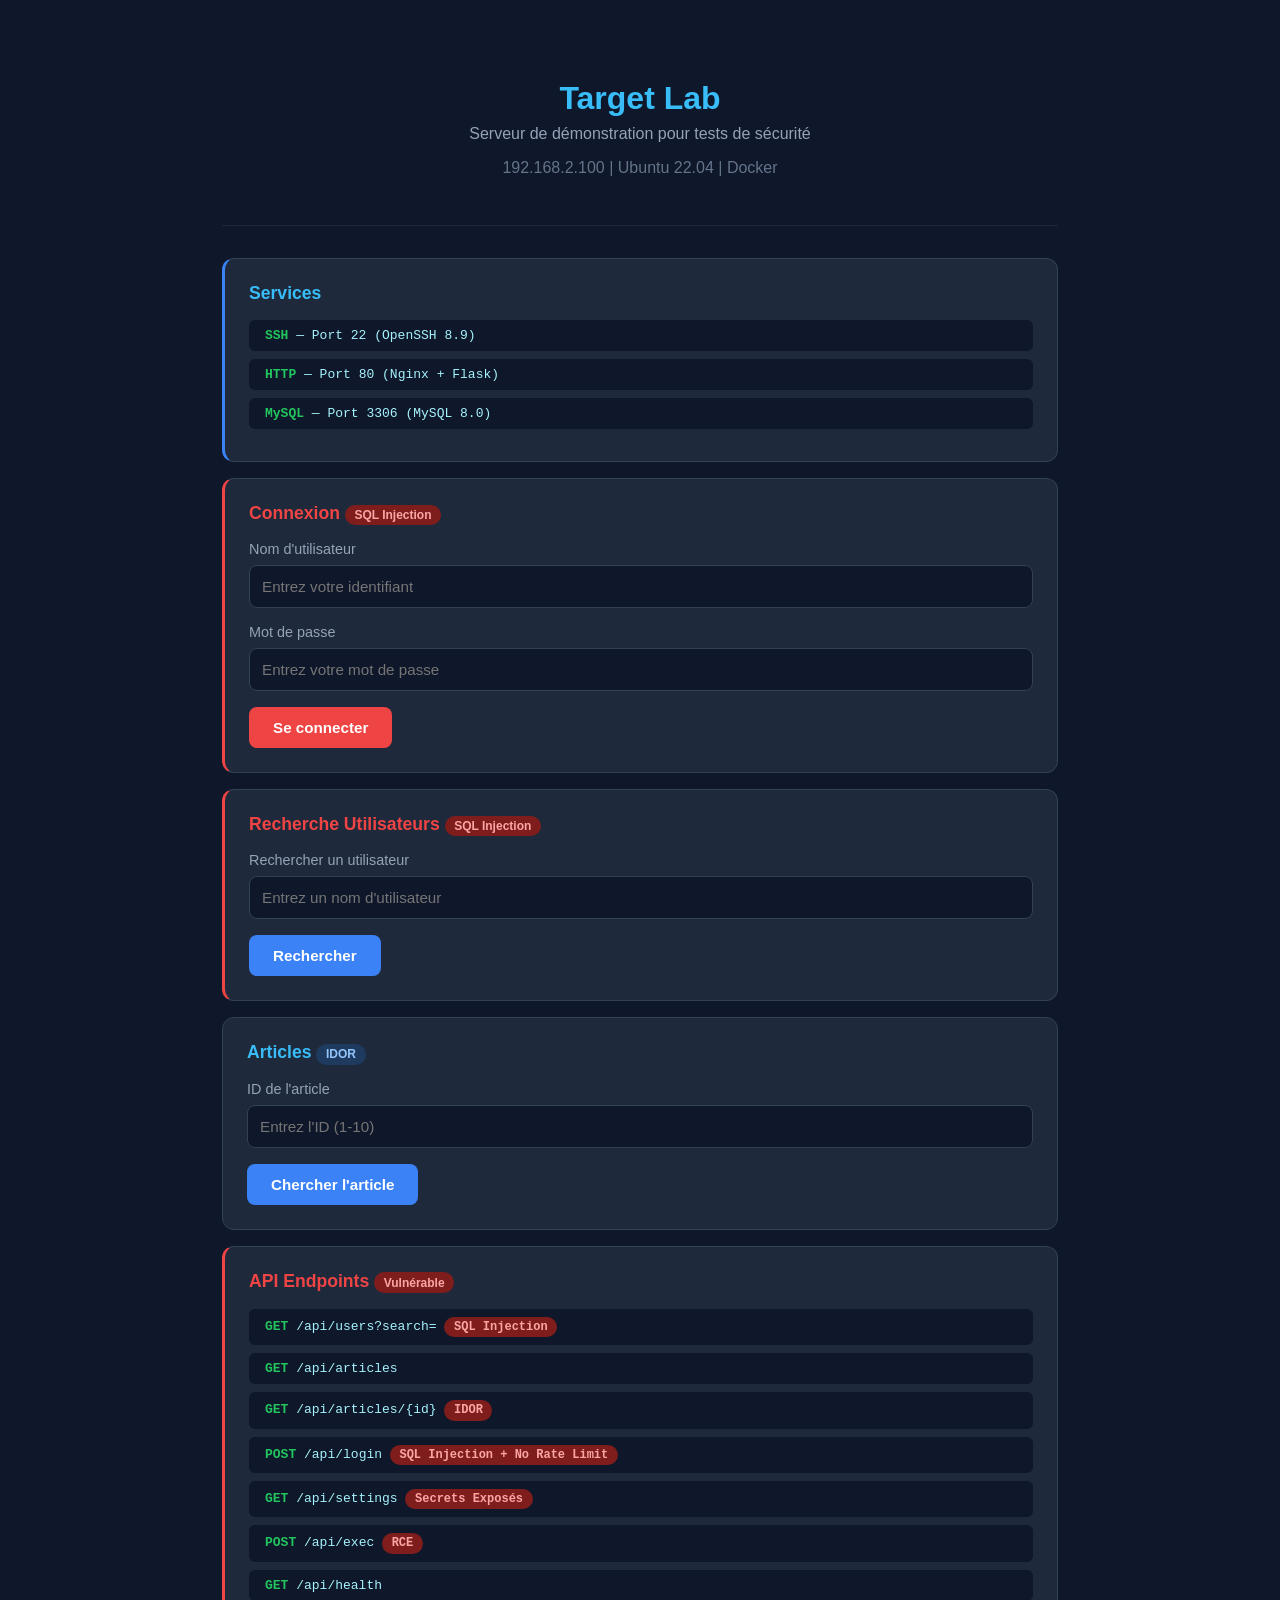
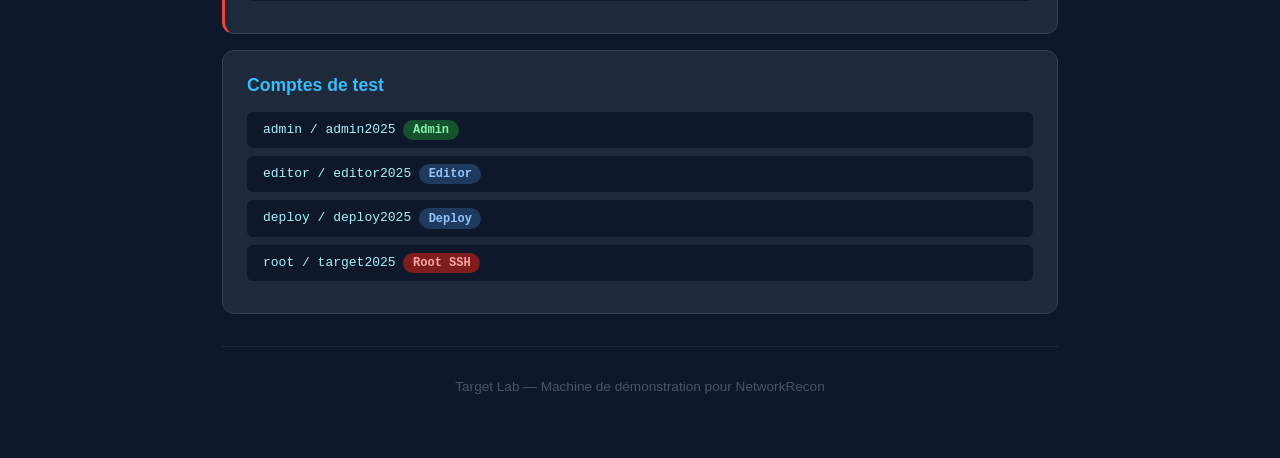
<file: target-machine/app/templates/index.html>
<!DOCTYPE html>
<html lang="fr">
<head>
    <meta charset="UTF-8">
    <meta name="viewport" content="width=device-width, initial-scale=1.0">
    <title>Target Lab - Serveur de Démonstration</title>
    <style>
        * { margin: 0; padding: 0; box-sizing: border-box; }
        body { font-family: 'Segoe UI', sans-serif; background: #0f172a; color: #e2e8f0; min-height: 100vh; }
        .container { max-width: 900px; margin: 0 auto; padding: 2rem; }
        header { text-align: center; padding: 3rem 0; border-bottom: 1px solid #1e293b; margin-bottom: 2rem; }
        h1 { font-size: 2rem; color: #38bdf8; }
        .subtitle { color: #94a3b8; margin-top: 0.5rem; }
        .card { background: #1e293b; border-radius: 12px; padding: 1.5rem; margin: 1rem 0; border: 1px solid #334155; }
        .card h2 { color: #38bdf8; font-size: 1.1rem; margin-bottom: 1rem; }
        .endpoint { font-family: monospace; background: #0f172a; padding: 0.5rem 1rem; border-radius: 6px; margin: 0.5rem 0; display: block; color: #a5f3fc; }
        .method { color: #22c55e; font-weight: bold; }
        .vuln { border-left: 3px solid #ef4444; }
        .vuln h2 { color: #ef4444; }
        .info { border-left: 3px solid #3b82f6; }
        .badge { display: inline-block; padding: 0.2rem 0.6rem; border-radius: 999px; font-size: 0.75rem; font-weight: 600; }
        .badge-red { background: #7f1d1d; color: #fca5a5; }
        .badge-blue { background: #1e3a5f; color: #93c5fd; }
        .badge-green { background: #14532d; color: #86efac; }
        footer { text-align: center; padding: 2rem 0; color: #475569; font-size: 0.85rem; border-top: 1px solid #1e293b; margin-top: 2rem; }
        .form-group { margin-bottom: 1rem; }
        .form-group label { display: block; margin-bottom: 0.5rem; color: #94a3b8; font-size: 0.9rem; }
        .form-group input, .form-group textarea { width: 100%; padding: 0.75rem; background: #0f172a; border: 1px solid #334155; border-radius: 8px; color: #e2e8f0; font-size: 0.95rem; }
        .form-group input:focus, .form-group textarea:focus { outline: none; border-color: #38bdf8; }
        .btn { padding: 0.75rem 1.5rem; border: none; border-radius: 8px; font-size: 0.95rem; font-weight: 600; cursor: pointer; transition: all 0.2s; }
        .btn-primary { background: #3b82f6; color: white; }
        .btn-primary:hover { background: #2563eb; }
        .btn-danger { background: #ef4444; color: white; }
        .btn-danger:hover { background: #dc2626; }
        .btn-success { background: #22c55e; color: white; }
        .btn-success:hover { background: #16a34a; }
        .result { margin-top: 1rem; padding: 1rem; background: #0f172a; border-radius: 8px; display: none; }
        .result.show { display: block; }
        .result pre { white-space: pre-wrap; word-break: break-all; color: #a5f3fc; font-size: 0.85rem; }
    </style>
</head>
<body>
    <div class="container">
        <header>
            <h1>Target Lab</h1>
            <p class="subtitle">Serveur de démonstration pour tests de sécurité</p>
            <p style="margin-top:1rem; color:#64748b;">192.168.2.100 | Ubuntu 22.04 | Docker</p>
        </header>

        <div class="card info">
            <h2>Services</h2>
            <span class="endpoint"><span class="method">SSH</span>  — Port 22 (OpenSSH 8.9)</span>
            <span class="endpoint"><span class="method">HTTP</span> — Port 80 (Nginx + Flask)</span>
            <span class="endpoint"><span class="method">MySQL</span> — Port 3306 (MySQL 8.0)</span>
        </div>

        <!-- Login Form - SQL Injection -->
        <div class="card vuln">
            <h2>Connexion <span class="badge badge-red">SQL Injection</span></h2>
            <form id="login-form" action="/api/login" method="POST">
                <div class="form-group">
                    <label for="username">Nom d'utilisateur</label>
                    <input type="text" id="username" name="username" placeholder="Entrez votre identifiant" autocomplete="off">
                </div>
                <div class="form-group">
                    <label for="password">Mot de passe</label>
                    <input type="password" id="password" name="password" placeholder="Entrez votre mot de passe">
                </div>
                <button type="submit" class="btn btn-danger">Se connecter</button>
            </form>
            <div id="login-result" class="result"><pre></pre></div>
        </div>

        <!-- User Search Form - SQL Injection -->
        <div class="card vuln">
            <h2>Recherche Utilisateurs <span class="badge badge-red">SQL Injection</span></h2>
            <form id="search-form" action="/api/users" method="GET">
                <div class="form-group">
                    <label for="search">Rechercher un utilisateur</label>
                    <input type="text" id="search" name="search" placeholder="Entrez un nom d'utilisateur" autocomplete="off">
                </div>
                <button type="submit" class="btn btn-primary">Rechercher</button>
            </form>
            <div id="search-result" class="result"><pre></pre></div>
        </div>

        <!-- Articles Form -->
        <div class="card">
            <h2>Articles <span class="badge badge-blue">IDOR</span></h2>
            <form id="article-form" action="/api/articles" method="GET">
                <div class="form-group">
                    <label for="article_id">ID de l'article</label>
                    <input type="number" id="article_id" name="article_id" placeholder="Entrez l'ID (1-10)" min="1" max="10">
                </div>
                <button type="submit" class="btn btn-primary">Chercher l'article</button>
            </form>
            <div id="article-result" class="result"><pre></pre></div>
        </div>

        <!-- API Endpoints List -->
        <div class="card vuln">
            <h2>API Endpoints <span class="badge badge-red">Vulnérable</span></h2>
            <span class="endpoint"><span class="method">GET</span>  /api/users?search=  <span class="badge badge-red">SQL Injection</span></span>
            <span class="endpoint"><span class="method">GET</span>  /api/articles</span>
            <span class="endpoint"><span class="method">GET</span>  /api/articles/{id}  <span class="badge badge-red">IDOR</span></span>
            <span class="endpoint"><span class="method">POST</span> /api/login  <span class="badge badge-red">SQL Injection + No Rate Limit</span></span>
            <span class="endpoint"><span class="method">GET</span>  /api/settings  <span class="badge badge-red">Secrets Exposés</span></span>
            <span class="endpoint"><span class="method">POST</span> /api/exec  <span class="badge badge-red">RCE</span></span>
            <span class="endpoint"><span class="method">GET</span>  /api/health</span>
        </div>

        <div class="card">
            <h2>Comptes de test</h2>
            <span class="endpoint">admin / admin2025 <span class="badge badge-green">Admin</span></span>
            <span class="endpoint">editor / editor2025 <span class="badge badge-blue">Editor</span></span>
            <span class="endpoint">deploy / deploy2025 <span class="badge badge-blue">Deploy</span></span>
            <span class="endpoint">root / target2025 <span class="badge badge-red">Root SSH</span></span>
        </div>

        <footer>
            Target Lab — Machine de démonstration pour NetworkRecon
        </footer>
    </div>

    <script>
        // Login form handler
        document.getElementById('login-form').addEventListener('submit', async (e) => {
            e.preventDefault();
            const form = e.target;
            const resultDiv = document.getElementById('login-result');
            const pre = resultDiv.querySelector('pre');

            try {
                const formData = new FormData(form);
                const data = Object.fromEntries(formData);
                const response = await fetch('/api/login', {
                    method: 'POST',
                    headers: {'Content-Type': 'application/json'},
                    body: JSON.stringify(data)
                });
                const result = await response.json();
                pre.textContent = JSON.stringify(result, null, 2);
                resultDiv.classList.add('show');
            } catch (err) {
                pre.textContent = 'Erreur: ' + err.message;
                resultDiv.classList.add('show');
            }
        });

        // Search form handler
        document.getElementById('search-form').addEventListener('submit', async (e) => {
            e.preventDefault();
            const form = e.target;
            const resultDiv = document.getElementById('search-result');
            const pre = resultDiv.querySelector('pre');

            try {
                const formData = new FormData(form);
                const params = new URLSearchParams(formData);
                const response = await fetch('/api/users?' + params.toString());
                const result = await response.json();
                pre.textContent = JSON.stringify(result, null, 2);
                resultDiv.classList.add('show');
            } catch (err) {
                pre.textContent = 'Erreur: ' + err.message;
                resultDiv.classList.add('show');
            }
        });

        // Article form handler
        document.getElementById('article-form').addEventListener('submit', async (e) => {
            e.preventDefault();
            const form = e.target;
            const resultDiv = document.getElementById('article-result');
            const pre = resultDiv.querySelector('pre');

            try {
                const articleId = document.getElementById('article_id').value || '1';
                const response = await fetch('/api/articles/' + articleId);
                const result = await response.json();
                pre.textContent = JSON.stringify(result, null, 2);
                resultDiv.classList.add('show');
            } catch (err) {
                pre.textContent = 'Erreur: ' + err.message;
                resultDiv.classList.add('show');
            }
        });
    </script>
</body>
</html>
</file>
